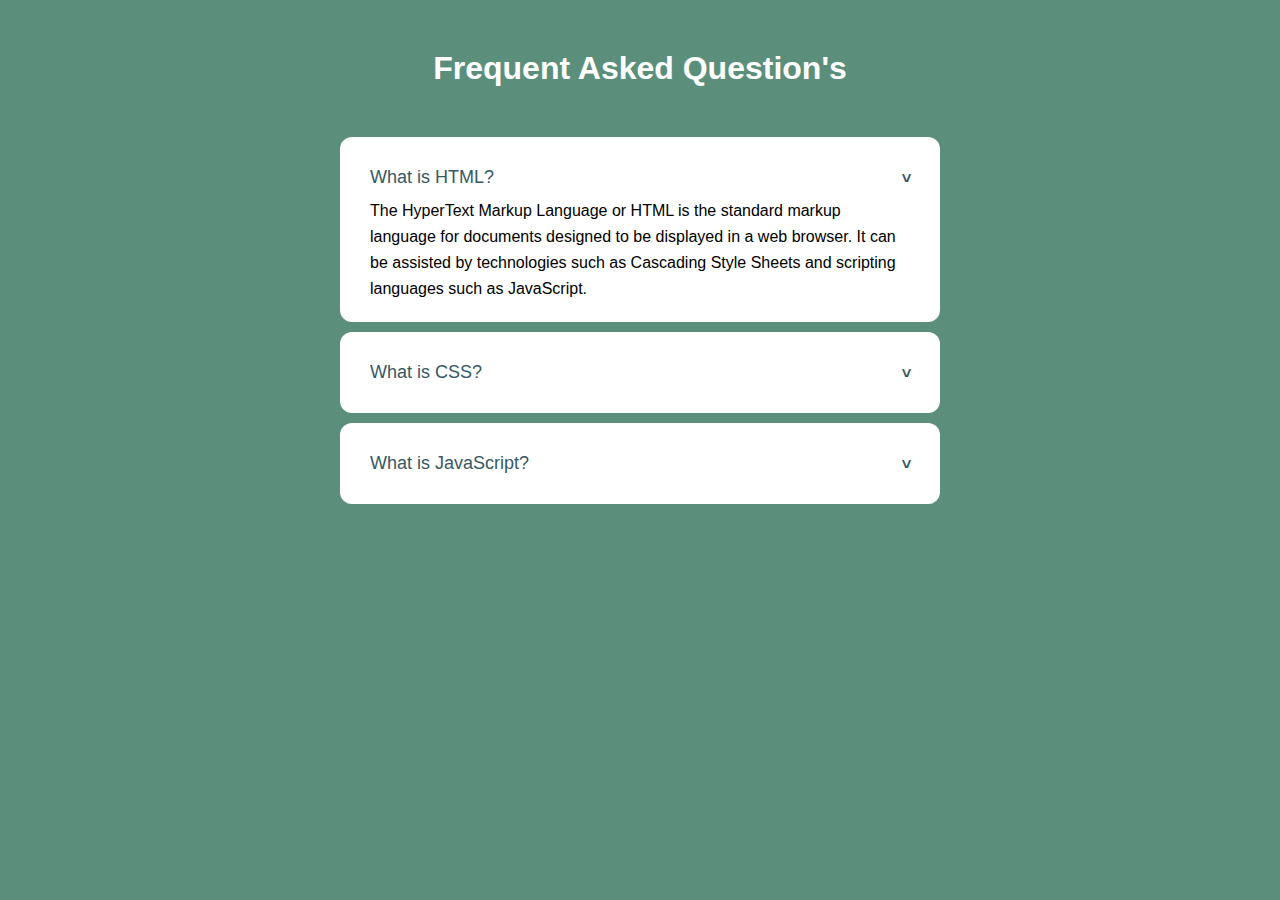
<file: Accordian/accordion-main/index.html>
<!DOCTYPE html>
<html lang="en">
  <head>
    <meta charset="UTF-8" />
    <meta name="viewport" content="width=device-width, initial-scale=1.0" />
    <title>Accordion</title>
    <link rel="stylesheet" href="accordion1.css" />
  </head>
  <body>
    <div id="heading">
      <h1>Frequent Asked Question's</h1>
    </div>
    <ul id="accordion1">
      <li>
        <label for="first">What is HTML? <span>&#x3e</span></label>
        <input type="radio" name="accordion" id="first" checked />
        <div class="content">
          <p>
            The HyperText Markup Language or HTML is the standard markup language for documents designed to be displayed in a web browser. It can be assisted by technologies such as Cascading Style Sheets and scripting languages such as JavaScript.
          </p>
        </div>
      </li>
      <li>
        <label for="second">What is CSS? <span>&#x3e</span></label>
        <input type="radio" name="accordion" id="second" />
        <div class="content">
          <p>
            Cascading Style Sheets is a style sheet language used for describing the presentation of a document written in a markup language such as HTML or XML. CSS is a cornerstone technology of the World Wide Web, alongside HTML and JavaScript.
          </p>
        </div>
      </li>
      <li>
        <label for="third">What is JavaScript? <span>&#x3e</span></label>
        <input type="radio" name="accordion" id="third" />
        <div class="content">
          <p>
            JavaScript, often abbreviated JS, is a programming language that is one of the core technologies of the World Wide Web, alongside HTML and CSS. As of 2022, 98% of websites use JavaScript on the client side for web page behavior, often incorporating third-party libraries.
          </p>
        </div>
      </li>
    </ul>
  </body>
</html>
</file>
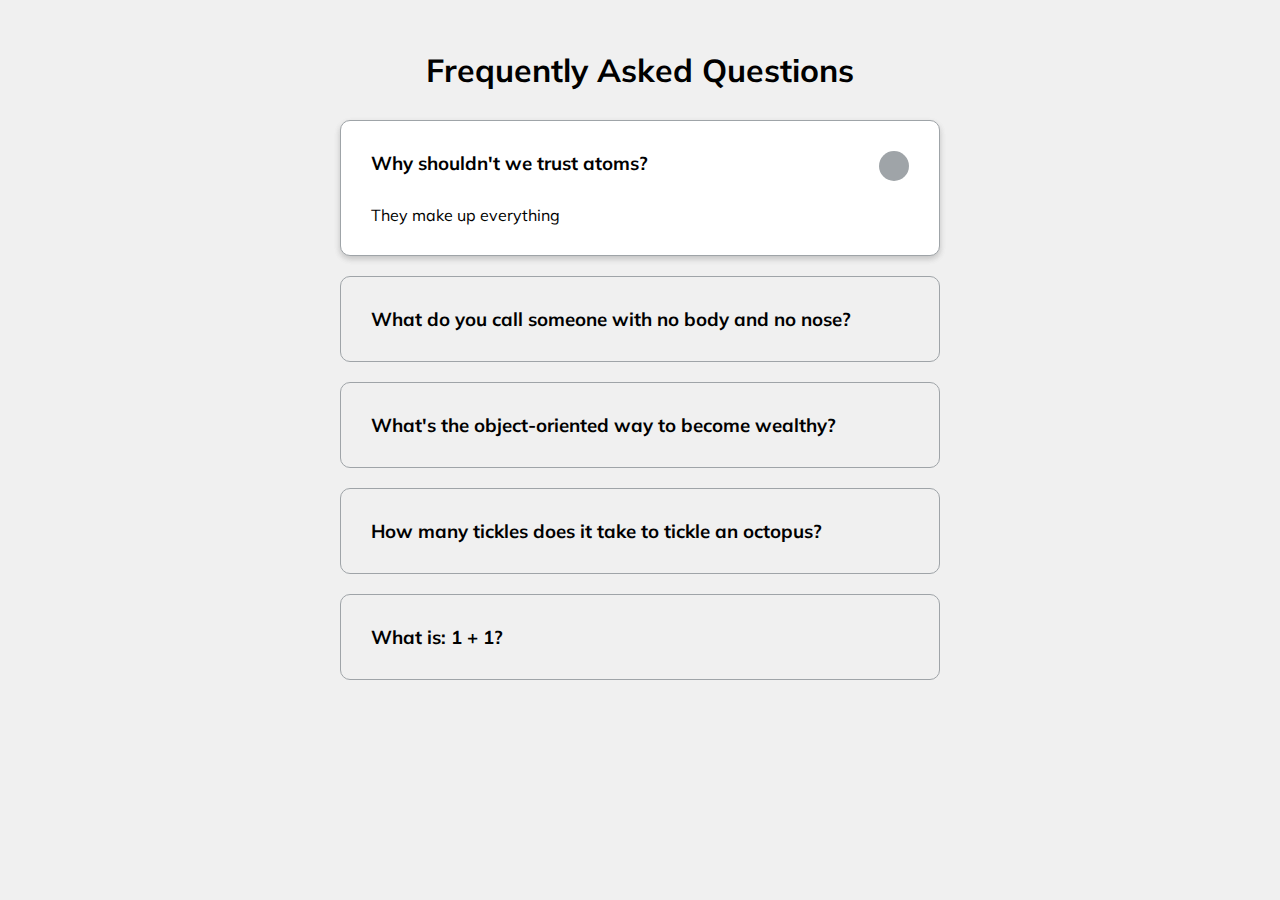
<file: Accordian/faq-collapse/index.html>
<!DOCTYPE html>
<html lang="en">
  <head>
    <meta charset="UTF-8" />
    <meta name="viewport" content="width=device-width, initial-scale=1.0" />
    <link rel="stylesheet" href="https://cdnjs.cloudflare.com/ajax/libs/font-awesome/5.14.0/css/all.min.css" integrity="sha512-1PKOgIY59xJ8Co8+NE6FZ+LOAZKjy+KY8iq0G4B3CyeY6wYHN3yt9PW0XpSriVlkMXe40PTKnXrLnZ9+fkDaog==" crossorigin="anonymous" />
    <link rel="stylesheet" href="style.css" />
    <title>FAQ</title>
  </head>
  <body>
    <h1>Frequently Asked Questions</h1>
    <div class="faq-container">
      <div class="faq active">
        <h3 class="faq-title">
          Why shouldn't we trust atoms?
        </h3>

        <p class="faq-text">
          They make up everything
        </p>

        <button class="faq-toggle">
          <i class="fas fa-chevron-down"></i>
          <i class="fas fa-times"></i>
        </button>
      </div>

      <div class="faq">
        <h3 class="faq-title">
          What do you call someone with no body and no nose?
        </h3>
        <p class="faq-text">
          Nobody knows.
        </p>
        <button class="faq-toggle">
          <i class="fas fa-chevron-down"></i>
          <i class="fas fa-times"></i>
        </button>
      </div>
      
      <div class="faq">
        <h3 class="faq-title">
          What's the object-oriented way to become wealthy?
        </h3>
        <p class="faq-text">
          Inheritance.
        </p>
        <button class="faq-toggle">
          <i class="fas fa-chevron-down"></i>
          <i class="fas fa-times"></i>
        </button>
      </div>
      
      <div class="faq">
        <h3 class="faq-title">
          How many tickles does it take to tickle an octopus?
        </h3>
        <p class="faq-text">
          Ten-tickles!
        </p>
        <button class="faq-toggle">
          <i class="fas fa-chevron-down"></i>
          <i class="fas fa-times"></i>
        </button>
      </div>
      
      <div class="faq">
        <h3 class="faq-title">
          What is: 1 + 1?
        </h3>
        <p class="faq-text">
          Depends on who are you asking.
        </p>
        <button class="faq-toggle">
          <i class="fas fa-chevron-down"></i>
          <i class="fas fa-times"></i>
        </button>
      </div>
    </div>
    <script src="script.js"></script>
  </body>
</html>
</file>
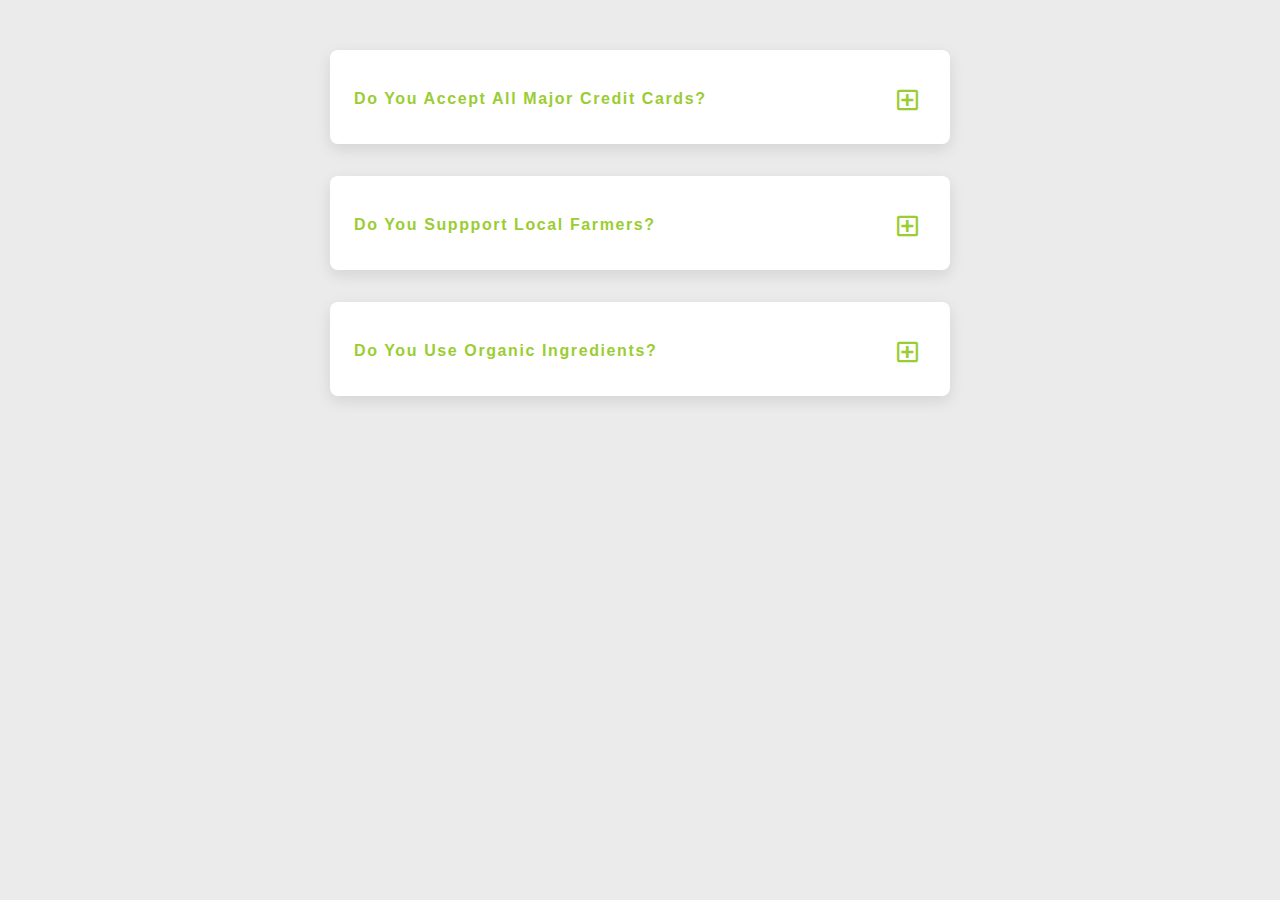
<file: Accordian/q-and-a-section/index.html>
<!DOCTYPE html>
<html lang="en">
  <head>
    <meta charset="UTF-8" />
    <meta name="viewport" content="width=device-width, initial-scale=1.0" />
    <title>Q & A</title>
    <!-- font-awesome -->
    <link rel="stylesheet" href="https://cdnjs.cloudflare.com/ajax/libs/font-awesome/5.14.0/css/all.min.css" />

    <link rel="stylesheet" href="styles.css" />
  </head>
  <body>
      <section class="questions">
        <!-- questions -->
        <div class="section-center">
          <!-- single question -->
          <article class="question">
            <!-- question title -->
            <div class="question-title">
              <p>do you accept all major credit cards?</p>
              <button type="button" class="question-btn">
                <span class="plus-icon">
                  <i class="far fa-plus-square"></i>
                </span>
                <span class="minus-icon">
                  <i class="far fa-minus-square"></i>
                </span>
              </button>
            </div>
            <!-- question text -->
            <div class="question-text">
              <p>
                Lorem ipsum dolor sit amet, consectetur adipisicing elit. Est
                dolore illo dolores quia nemo doloribus quaerat, magni numquam
                repellat reprehenderit.
              </p>
            </div>
          </article>
          <!-- end of single question -->
          <!-- single question -->
          <article class="question">
            <!-- question title -->
            <div class="question-title">
              <p>do you suppport local farmers?</p>
              <button type="button" class="question-btn">
                <span class="plus-icon">
                  <i class="far fa-plus-square"></i>
                </span>
                <span class="minus-icon">
                  <i class="far fa-minus-square"></i>
                </span>
              </button>
            </div>
            <!-- question text -->
            <div class="question-text">
              <p>
                Lorem ipsum dolor sit amet, consectetur adipisicing elit. Est
                dolore illo dolores quia nemo doloribus quaerat, magni numquam
                repellat reprehenderit.
              </p>
            </div>
          </article>
          <!-- end of single question -->
          <!-- single question -->
          <article class="question">
            <!-- question title -->
            <div class="question-title">
              <p>do you use organic ingredients?</p>
              <!-- button -->
              <button type="button" class="question-btn">
                <span class="plus-icon">
                  <i class="far fa-plus-square"></i>
                </span>
                <span class="minus-icon">
                  <i class="far fa-minus-square"></i>
                </span>
              </button>
            </div>
            <!-- question text -->
            <div class="question-text">
              <p>
                Lorem ipsum dolor sit amet consectetur adipisicing elit. Saepe, obcaecati. Esse maxime doloremque, libero, repellat quae debitis quis illo ab odio vero iste molestias accusantium expedita dolorum ipsam officia nesciunt?.
              </p>
            </div>
          </article>
          <!-- end of single question -->
      </section>
    </main>
    <!-- javascript -->
    <script src="app.js"></script>
  </body>
</html>
</file>
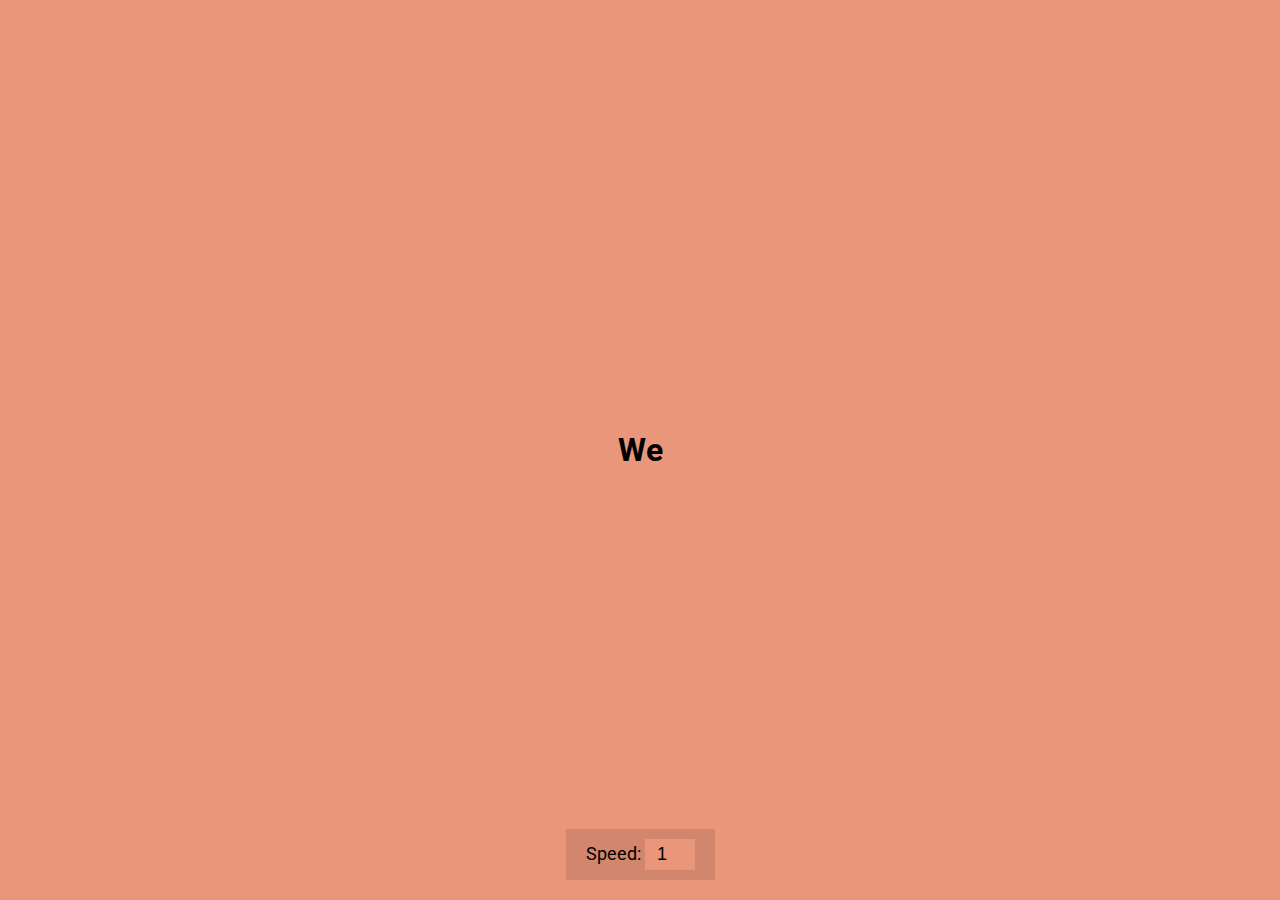
<file: AutoText/auto-text-effect/index.html>
<!DOCTYPE html>
<html lang="en">
  <head>
    <meta charset="UTF-8" />
    <meta name="viewport" content="width=device-width, initial-scale=1.0" />
    <link rel="stylesheet" href="style.css" />
    <title>Auto Text Effect</title>
  </head>
  <body>
    <h1 id="text">Starting...</h1>

    <div>
      <label for="speed">Speed:</label>
      <input type="number" name="speed" id="speed" value="1" min="1" max="10" step="1">
    </div>

    <script src="script.js"></script>
  </body>
</html>
</file>
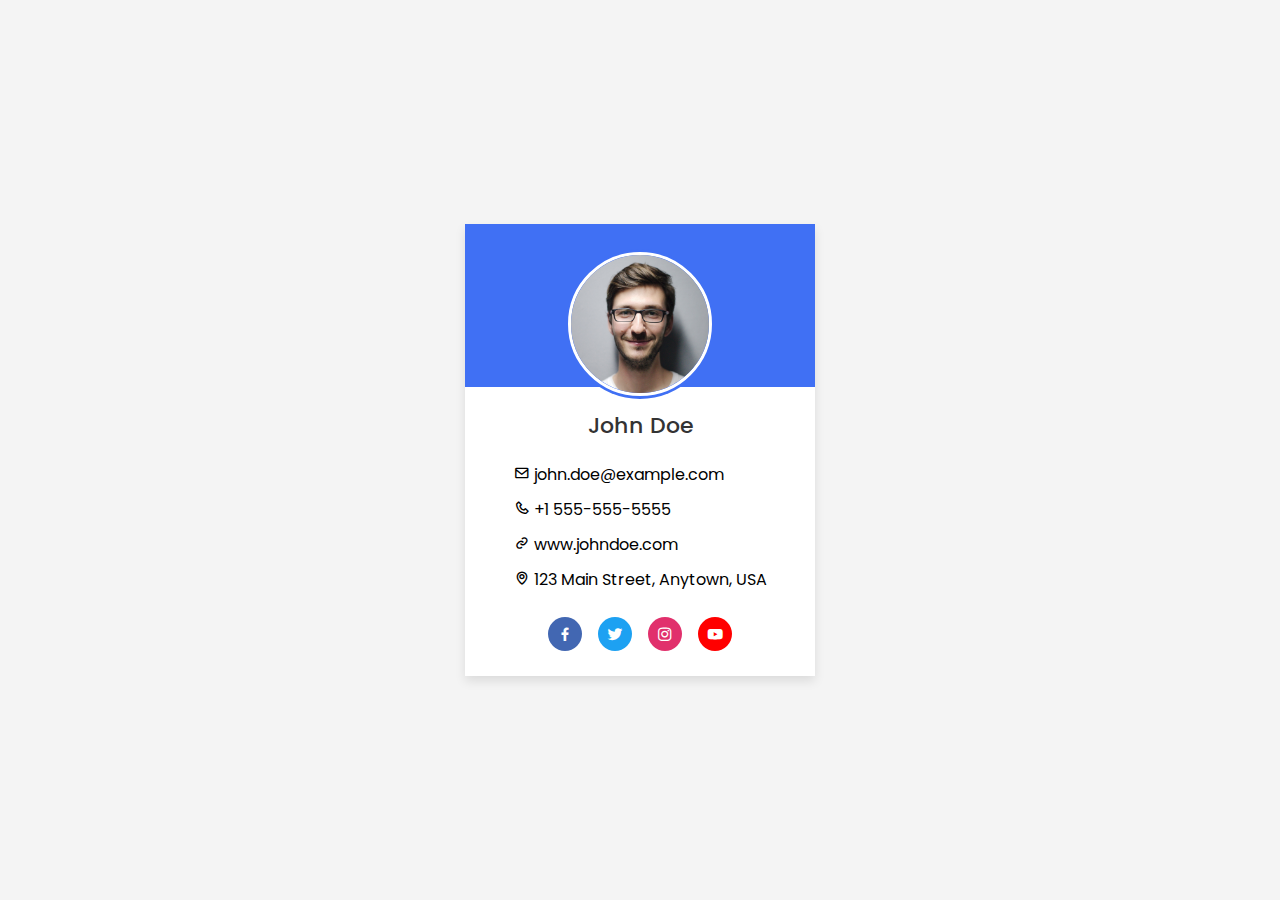
<file: Cards/project-13_profile_card/index.html>
<!DOCTYPE html>
<html lang="en">
  <head>
    <meta charset="UTF-8" />
    <meta name="viewport" content="width=device-width, initial-scale=1.0" />
    <link rel="stylesheet" href="css/index.css" />
    <title>User Profile</title>
    <link
      href="https://unpkg.com/boxicons@2.1.2/css/boxicons.min.css"
      rel="stylesheet"
    />
  </head>
  <body>
    <div class="profile-card">
      <div class="image">
        <img src="img/profile.jpg" alt="" class="profile-img" />
      </div>

      <div class="text-data">
        <span class="name">John Doe</span>
      </div>
      <div class="details">
        <ul>
          <li><i class="bx bx-envelope"></i> john.doe@example.com</li>
          <li><i class="bx bx-phone"></i> +1 555-555-5555</li>
          <li><i class="bx bx-link"></i> www.johndoe.com</li>
          <li><i class="bx bx-map"></i> 123 Main Street, Anytown, USA</li>
        </ul>
      </div>
      <div class="media-buttons">
        <a href="#" style="background: #4267b2" class="link">
          <i class="bx bxl-facebook"></i>
        </a>
        <a href="#" style="background: #1da1f2" class="link">
          <i class="bx bxl-twitter"></i>
        </a>
        <a href="#" style="background: #e1306c" class="link">
          <i class="bx bxl-instagram"></i>
        </a>
        <a href="#" style="background: #ff0000" class="link">
          <i class="bx bxl-youtube"></i>
        </a>
      </div>
    </div>
  </body>
</html>
</file>
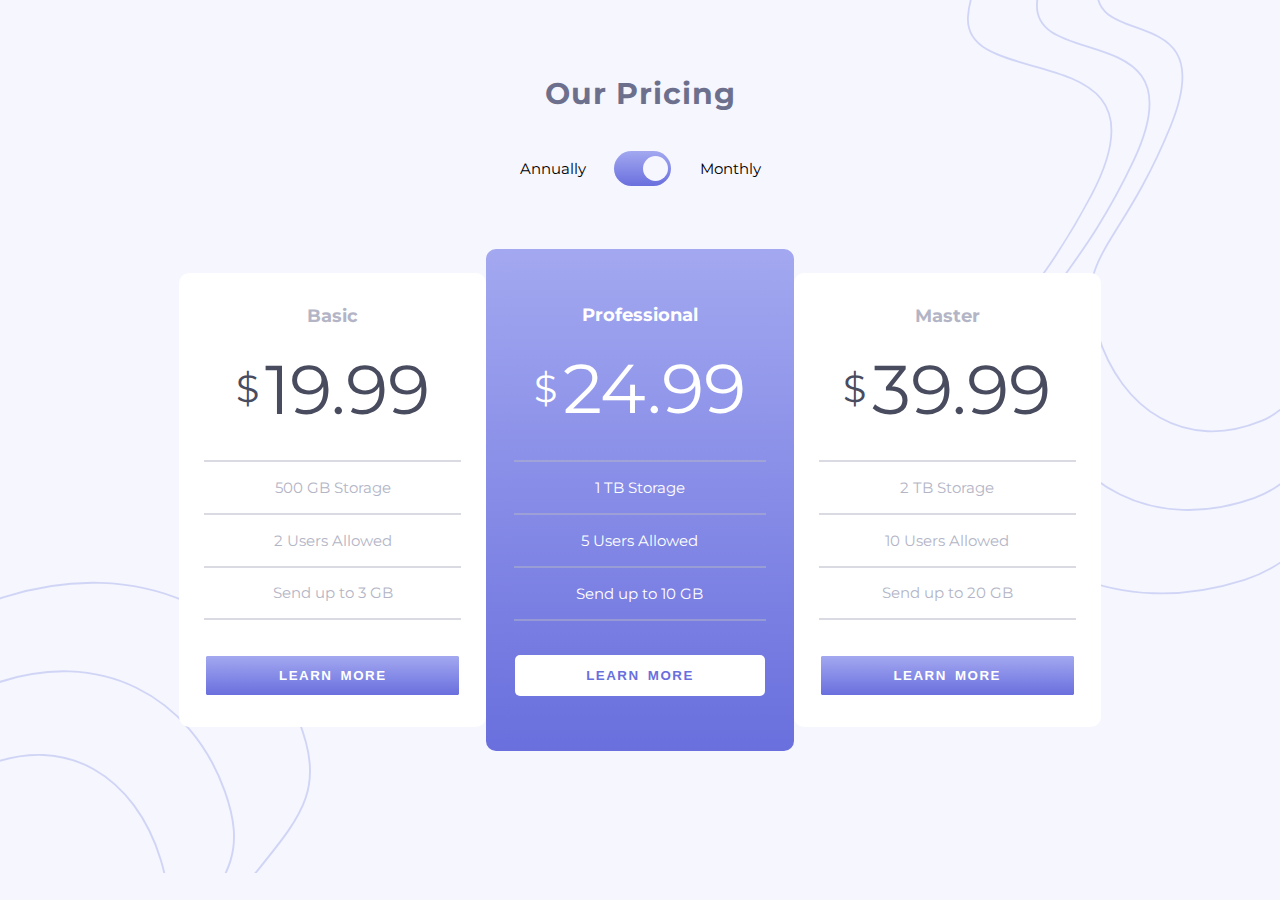
<file: Cards/project-16_pricing_component/index.html>
<!DOCTYPE html>
<html lang="en">

<head>
  <meta charset="UTF-8">
  <meta name="description" content="Frontend Mentor - Pricing Component With Toggle">
  <meta name="keywords" content="Pricing Component With Toggle, Frontend Mentor">
  <meta name="viewport" content="width=device-width, initial-scale=1.0">
  <link rel="icon" type="image/png" sizes="32x32" href="images/favicon-32x32.png">
  <link rel="stylesheet" href="styles.css">
  <title>Pricing Component With Toggle</title>

</head>

<body>
  <header>
    <h1> Our Pricing</h1>
    <nav>
      <p>Annually</p>
      <button class="toggle-area monthly">
        <div class="toggle-btn"></div>
      </button>
      <p>Monthly</p>
    </nav>
  </header>
  <main>
    <section class="pricing-container">
      <!-- Container 1 -->
      <article class="pricing container-1">
        <h2>Basic</h2>
        <p class="price-1"><span class="dollar-sign">&dollar;</span>19.99</p>
        <ul>
          <hr>
          <li> 500 GB Storage</li>
          <hr>
          <li> 2 Users Allowed</li>
          <hr>
          <li> Send up to 3 GB</li>
          <hr>
        </ul>
        <button>Learn more</button>
      </article>
      <!-- Container 2 -->
      <article class="pricing container-2">
        <h2>Professional</h2>
        <p class="price-2"> <span class="dollar-sign">&dollar;</span>24.99</p>
        <ul>
          <hr>
          <li> 1 TB Storage</li>
          <hr>
          <li> 5 Users Allowed</li>
          <hr>
          <li> Send up to 10 GB</li>
          <hr>
        </ul>
        <button>Learn more</button>
      </article>
      <!-- Container 3 -->
      <article class="pricing container-3">
        <h2>Master</h2>
        <p class="price-3"><span class="dollar-sign">&dollar;</span>39.99</p>
        <ul>
          <hr>
          <li> 2 TB Storage</li>
          <hr>
          <li>10 Users Allowed</li>
          <hr>
          <li> Send up to 20 GB</li>
          <hr>
        </ul>
        <button>Learn more</button>
      </article>
    </section>
  </main>

  <script src="app.js"></script>

</body>

</html>
</file>
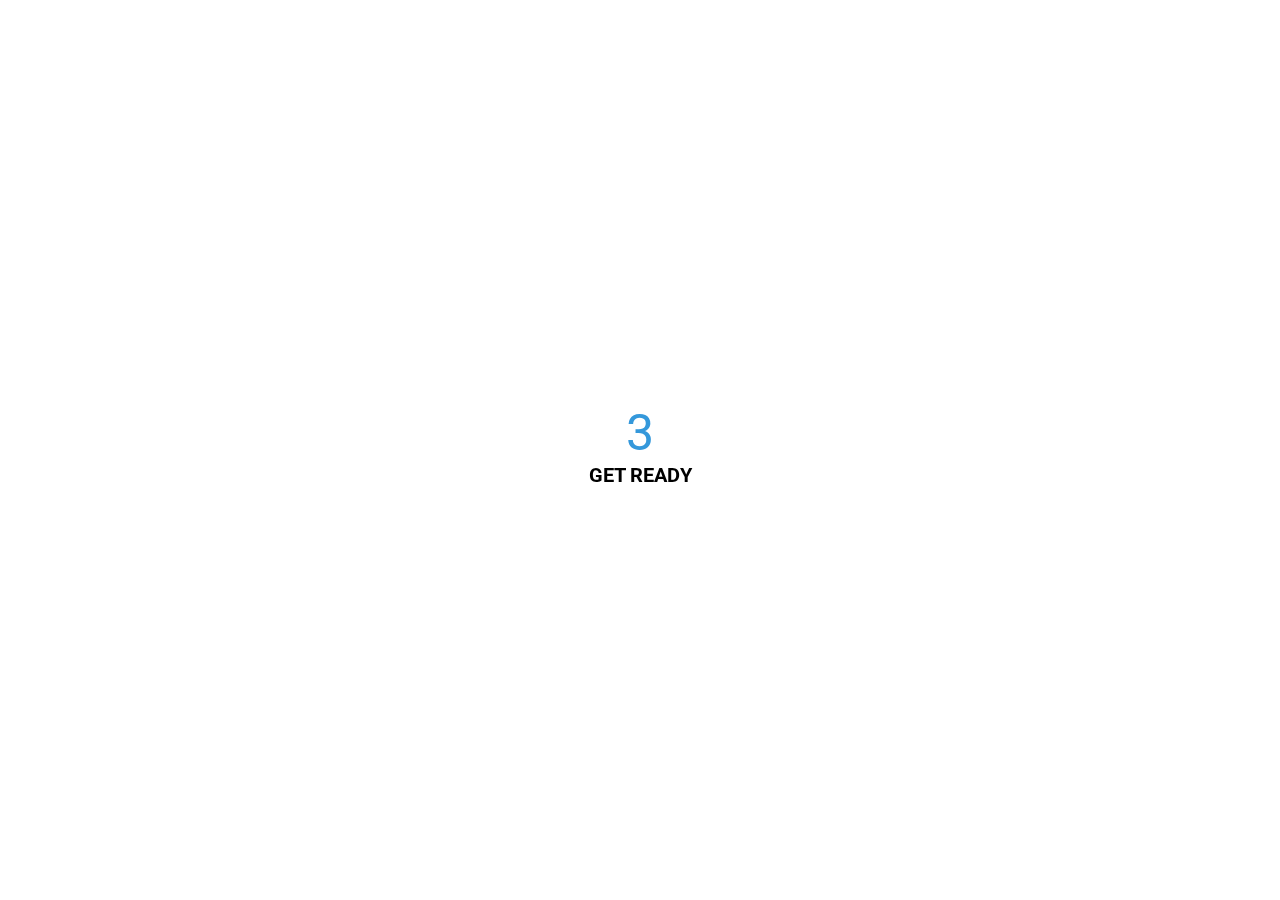
<file: CountDown_Timer/animated-countdown/index.html>
<!DOCTYPE html>
<html lang="en">
  <head>
    <meta charset="UTF-8" />
    <meta name="viewport" content="width=device-width, initial-scale=1.0" />
    <link rel="stylesheet" href="style.css" />
    <title>Animated Countdown</title>
  </head>
  <body>
    <div class="counter">
      <div class="nums">
        <span class="in">3</span>
        <span>2</span>
        <span>1</span>
        <span>0</span>
      </div>
      <h4>Get Ready</h4>
    </div>

    <div class="final">
      <h1>GO</h1>
      <button id="replay">
        <span>Replay</span>
      </button>
    </div>
    <script src="script.js"></script>
  </body>
</html>
</file>
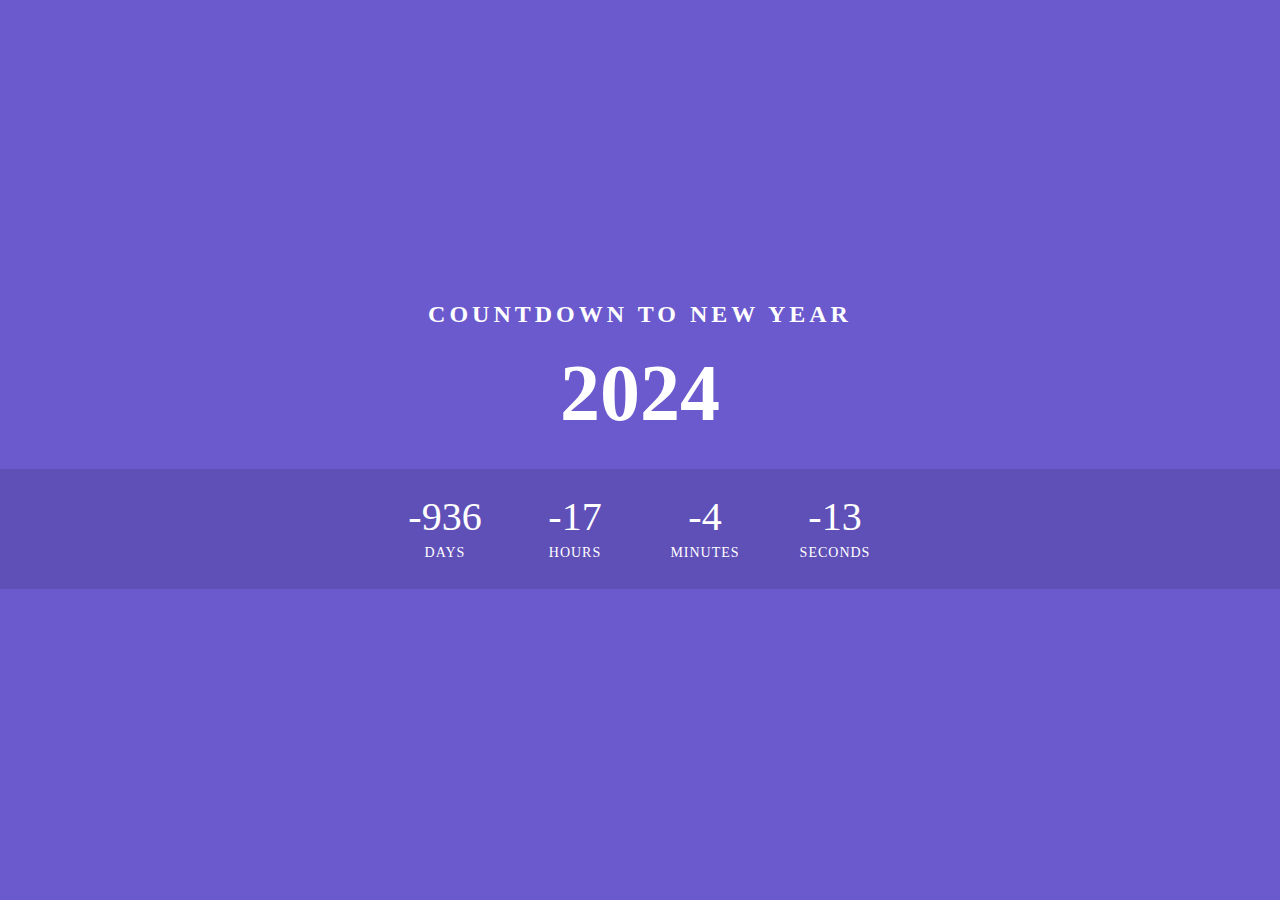
<file: CountDown_Timer/new-year-countdown/index.html>
<!DOCTYPE html>
<html lang="en">
  <head>
    <meta charset="UTF-8" />
    <meta http-equiv="X-UA-Compatible" content="IE=edge" />
    <meta name="viewport" content="width=device-width, initial-scale=1.0" />
    <title>New Year Countdown</title>
    <link rel="stylesheet" href="style.css" />
  </head>
  <body>
    <h2>Countdown to New Year</h2>
    <div class="year">2024</div>
    <div class="countdown">
      <div id="day">00</div>
      <div id="hour">00</div>
      <div id="minute">00</div>
      <div id="second">00</div>
    </div>
    <script src="index.js"></script>
  </body>
</html>
</file>
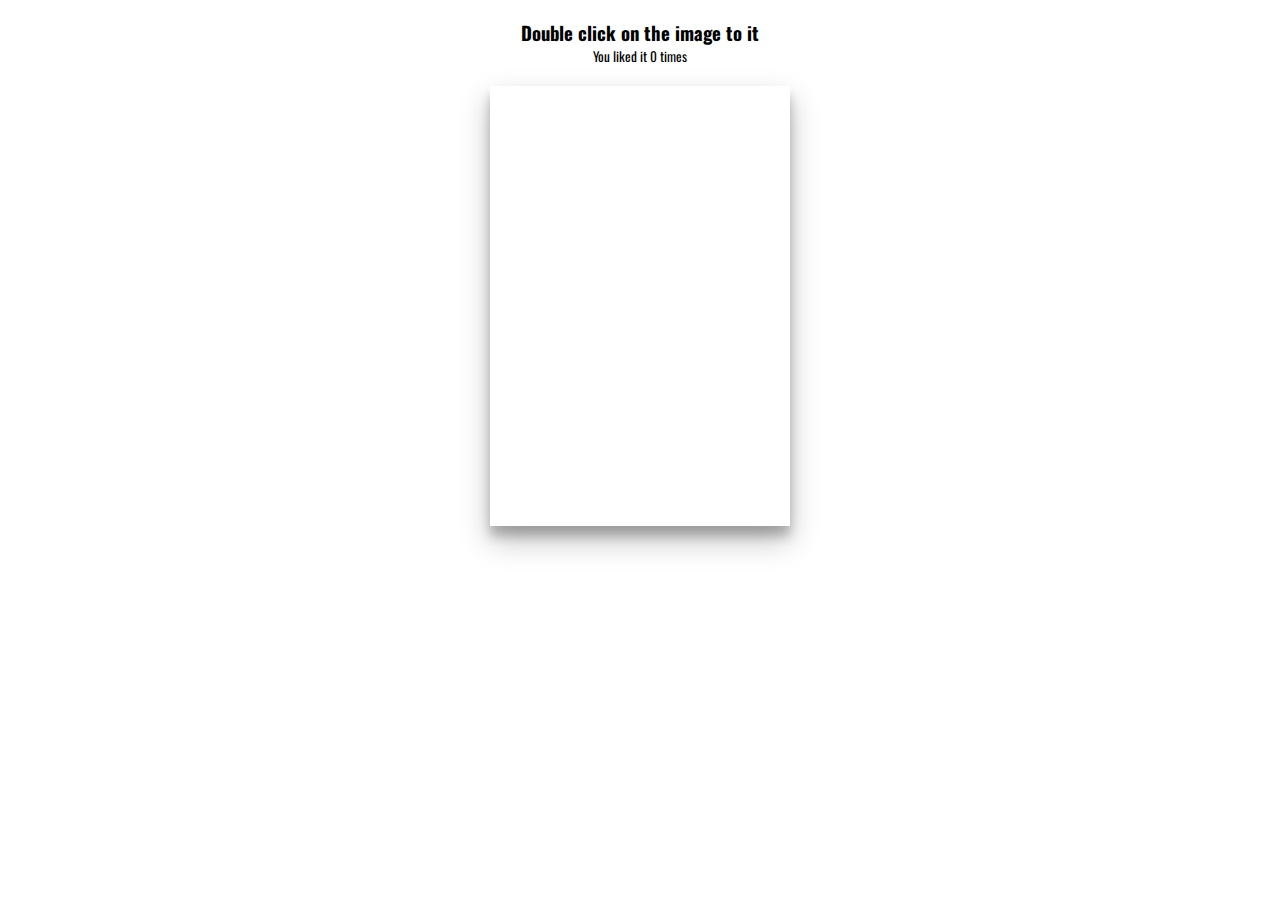
<file: Counter/double-click-heart/index.html>
<!DOCTYPE html>
<html lang="en">
  <head>
    <meta charset="UTF-8" />
    <meta name="viewport" content="width=device-width, initial-scale=1.0" />
    <link rel="stylesheet" href="https://cdnjs.cloudflare.com/ajax/libs/font-awesome/5.14.0/css/all.min.css" integrity="sha512-1PKOgIY59xJ8Co8+NE6FZ+LOAZKjy+KY8iq0G4B3CyeY6wYHN3yt9PW0XpSriVlkMXe40PTKnXrLnZ9+fkDaog==" crossorigin="anonymous" />
    <link rel="stylesheet" href="style.css" />
    <title>Double Click Heart</title>
  </head>
  <body>
    <h3>Double click on the image to <i class="fas fa-heart"></i> it</h3>
    <small>You liked it <span id="times">0</span> times</small>

    <div class="loveMe"></div>

    <script src="script.js"></script>
  </body>
</html>
</file>
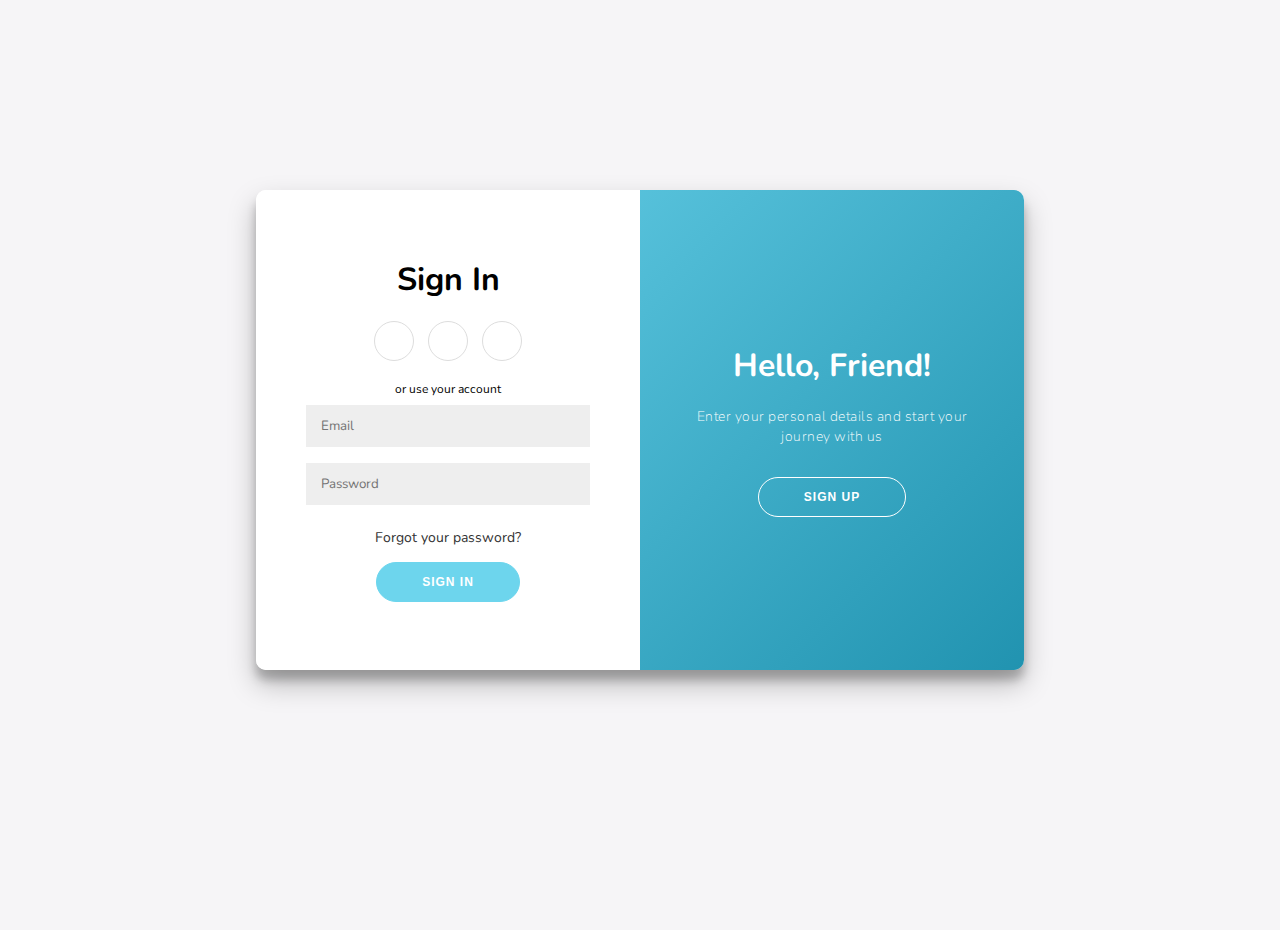
<file: Forms/087-sliding signin signup form/index.html>
<!-- Based on Sliding Sign In & Sign Up Form by Brad Traversy (2019)
see: https://www.youtube.com/watch?v=mUdo6w87rh4 -->

<!DOCTYPE html>
<html lang="en">
  <head>
    <meta charset="UTF-8" />
    <meta name="viewport" content="width=device-width, initial-scale=1.0" />
    <link
      rel="stylesheet"
      href="https://cdnjs.cloudflare.com/ajax/libs/font-awesome/5.15.1/css/all.min.css"
      integrity="sha512-+4zCK9k+qNFUR5X+cKL9EIR+ZOhtIloNl9GIKS57V1MyNsYpYcUrUeQc9vNfzsWfV28IaLL3i96P9sdNyeRssA=="
      crossorigin="anonymous"
    />
    <link rel="stylesheet" href="style.css" />
    <title>Sliding Sign In & Sign Up Form</title>
  </head>
  <body>
    <div class="container" id="container">
      <div class="form-container sign-up-container">
        <form>
          <h1>Sign Up</h1>
          <div class="social-container">
            <a href="#" class="social"><i class="fab fa-instagram"></i></a>
            <a href="#" class="social"><i class="fab fa-google"></i></a>
            <a href="#" class="social"><i class="fab fa-tiktok"></i></a>
          </div>
          <span>or use your email for registration</span>
          <input type="text" placeholder="Name" />
          <input type="email" placeholder="Email" />
          <input type="password" placeholder="Password" />
          <button onclick="return false;">Sign Up</button>
        </form>
      </div>
      <div class="form-container sign-in-container">
        <form>
          <h1>Sign In</h1>
          <div class="social-container">
            <a href="#" class="social"><i class="fab fa-instagram"></i></a>
            <a href="#" class="social"><i class="fab fa-google"></i></a>
            <a href="#" class="social"><i class="fab fa-tiktok"></i></a>
          </div>
          <span>or use your account</span>
          <input type="email" placeholder="Email" />
          <input type="password" placeholder="Password" />
          <a href="#">Forgot your password?</a>
          <button onclick="return false;">Sign In</button>
        </form>
      </div>
      <div class="overlay-container">
        <div class="overlay">
          <div class="overlay-panel overlay-left">
            <h1>Welcome Back!</h1>
            <p>Please login with your personal info</p>
            <button class="ghost" id="signIn">Sign In</button>
          </div>
          <div class="overlay-panel overlay-right">
            <h1>Hello, Friend!</h1>
            <p>Enter your personal details and start your journey with us</p>
            <button class="ghost" id="signUp">Sign Up</button>
          </div>
        </div>
      </div>
    </div>
    <script src="script.js"></script>
  </body>
</html>
</file>
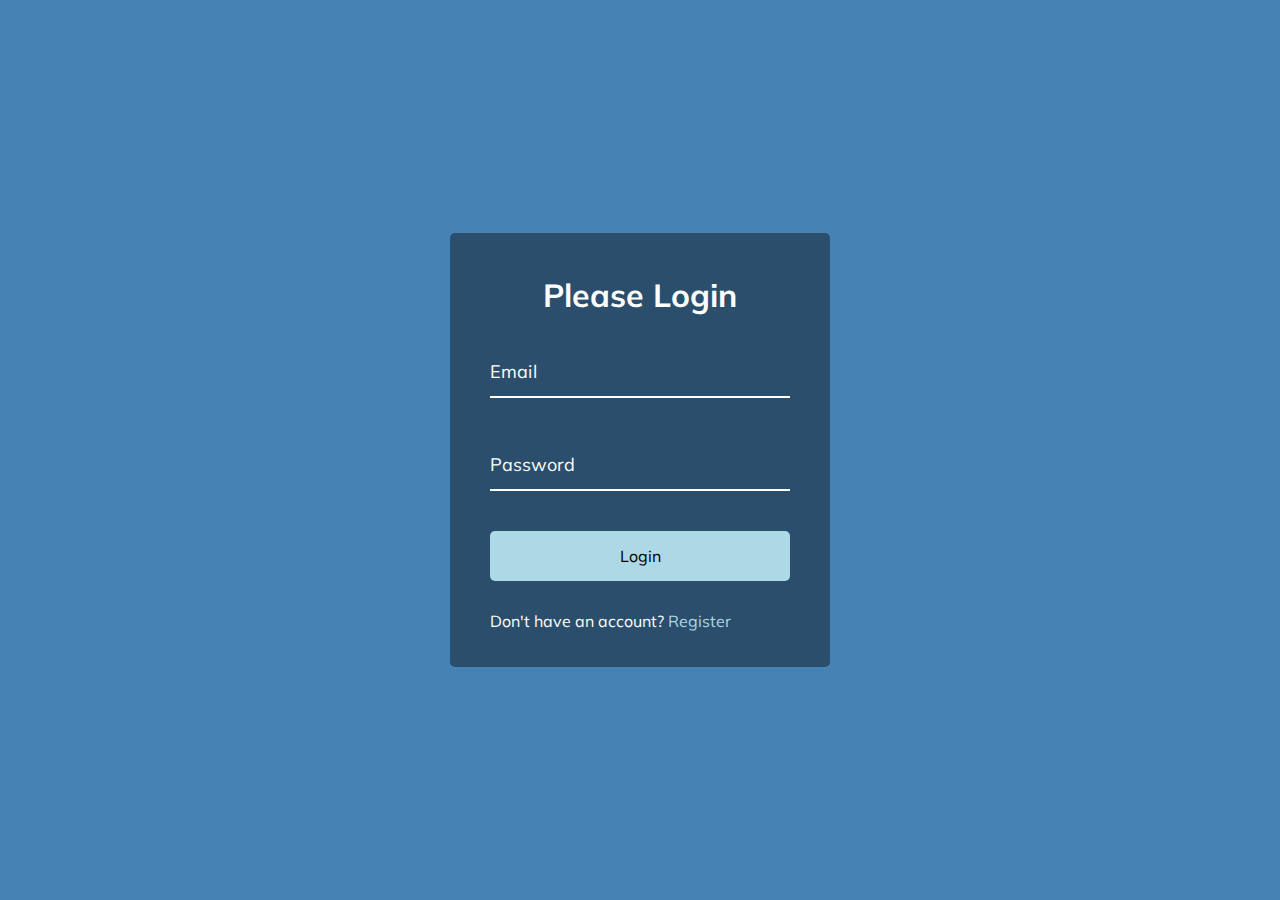
<file: Forms/form-input-wave/index.html>
<!DOCTYPE html>
<html lang="en">
  <head>
    <meta charset="UTF-8" />
    <meta name="viewport" content="width=device-width, initial-scale=1.0" />
    <link rel="stylesheet" href="style.css" />
    <title>Form Input Wave</title>
  </head>
  <body>
    <div class="container-Wave1">
      <h1>Please Login</h1>
      <form>
        <div class="form-control-Wave1">
          <input type="text-Wave1" required>
          <label>Email</label>
          <!-- <label>
            <span style="transition-delay: 0ms">E</span>
              <span style="transition-delay: 50ms">m</span>
              <span style="transition-delay: 100ms">a</span>
              <span style="transition-delay: 150ms">i</span>
              <span style="transition-delay: 200ms">l</span>
        </label> -->
        </div>

        <div class="form-control-Wave1">
          <input type="password" required>
          <label>Password</label>
        </div>

        <button class="btn">Login</button>

        <p class="text-Wave1">Don't have an account? <a href="#">Register</a> </p>
      </form>
    </div>
    <script src="script.js"></script>
  </body>
</html>
</file>
<file: Accordian/accordion-main/accordion1.css>
* {
  margin: 0;
  padding: 0;
  box-sizing: border-box;
  font-family: "Poppins", sans-serif;
}
body {
  background: #5b8f7c;
}
#heading {
  color: #fff;
  display: grid;
  place-items: center;
  margin: 50px auto;
}
#accordion1 {
  margin: 10px auto;
  width: 600px;
}
#accordion1 li {
  list-style: none;
  width: 100%;
  margin-bottom: 10px;
  background: #fff;
  padding: 20px;
  border-radius: 12px;
}
#accordion1 li label {
  padding: 10px;
  display: flex;
  align-items: center;
  justify-content: space-between;
  font-size: 18px;
  font-weight: 500;
  cursor: pointer;
  color: #365865;
}
#accordion1 li label span {
  transform: rotate(90deg);
  font-size: 16px;
  font-weight: 600;
  color: #365865;
}
#accordion1 label + input[type="radio"] {
  display: none;
}
#accordion1 .content {
  padding: 0 10px;
  line-height: 26px;
  max-height: 0;
  overflow: hidden;
  transition: max-height 1s;
}
#accordion1 label + input[type="radio"]:checked + .content {
  max-height: 400px;
}
</file>
<file: Accordian/faq-collapse/style.css>
@import url('https://fonts.googleapis.com/css?family=Muli&display=swap');

* {
  box-sizing: border-box;
}

body {
  font-family: 'Muli', sans-serif;
  background-color: #f0f0f0;
}

h1 {
  margin: 50px 0 30px;
  text-align: center;
}

.faq-container {
  max-width: 600px;
  margin: 0 auto;
}

.faq {
  background-color: transparent;
  border: 1px solid #9fa4a8;
  border-radius: 10px;
  margin: 20px 0;
  padding: 30px;
  position: relative;
  overflow: hidden;
  transition: 0.3s ease;
}

.faq.active {
  background-color: #fff;
  box-shadow: 0 3px 6px rgba(0, 0, 0, 0.1), 0 3px 6px rgba(0, 0, 0, 0.1);
}

.faq.active::before,
.faq.active::after {
  content: '\f075';
  font-family: 'Font Awesome 5 Free';
  color: #2ecc71;
  font-size: 7rem;
  position: absolute;
  opacity: 0.2;
  top: 20px;
  left: 20px;
  z-index: 0;
}

.faq.active::before {
  color: #3498db;
  top: -10px;
  left: -30px;
  transform: rotateY(180deg);
}

.faq-title {
  margin: 0 35px 0 0;
}

.faq-text {
  display: none;
  margin: 30px 0 0;
}

.faq.active .faq-text {
  display: block;
}

.faq-toggle {
  background-color: transparent;
  border: 0;
  border-radius: 50%;
  cursor: pointer;
  display: flex;
  align-items: center;
  justify-content: center;
  font-size: 16px;
  padding: 0;
  position: absolute;
  top: 30px;
  right: 30px;
  height: 30px;
  width: 30px;
}

.faq-toggle:focus {
  outline: 0;
}

.faq-toggle .fa-times {
  display: none;
}

.faq.active .faq-toggle .fa-times {
  color: #fff;
  display: block;
}

.faq.active .faq-toggle .fa-chevron-down {
  display: none;
}

.faq.active .faq-toggle {
  background-color: #9fa4a8;
}
</file>
<file: Accordian/q-and-a-section/styles.css>
/*
=============== 
Fonts
===============
*/

/*
=============== 
Variables
===============
*/

:root {
  /* dark shades of primary color*/
  --clr-primary-1: hsl(205, 86%, 17%);
  --clr-primary-2: hsl(205, 77%, 27%);
  --clr-primary-3: hsl(205, 72%, 37%);
  --clr-primary-4: hsl(205, 63%, 48%);
  /* primary/main color */
  --clr-primary-5: #49a6e9;
  /* lighter shades of primary color */
  --clr-primary-6: hsl(205, 89%, 70%);
  --clr-primary-7: hsl(205, 90%, 76%);
  --clr-primary-8: hsl(205, 86%, 81%);
  --clr-primary-9: hsl(205, 90%, 88%);
  --clr-primary-10: hsl(205, 100%, 96%);
  /* darkest grey - used for headings */
  --clr-grey-1: hsl(209, 61%, 16%);
  --clr-grey-2: hsl(211, 39%, 23%);
  --clr-grey-3: hsl(209, 34%, 30%);
  --clr-grey-4: hsl(209, 28%, 39%);
  /* grey used for paragraphs */
  --clr-grey-5: hsl(210, 22%, 49%);
  --clr-grey-6: hsl(209, 23%, 60%);
  --clr-grey-7: hsl(211, 27%, 70%);
  --clr-grey-8: hsl(210, 31%, 80%);
  --clr-grey-9: hsl(212, 33%, 89%);
  --clr-grey-10: hsl(210, 36%, 96%);
  --clr-white: #fff;
  --clr-red-dark: hsl(360, 67%, 44%);
  --clr-red-light: hsl(360, 71%, 66%);
  --clr-green-dark: hsl(125, 67%, 44%);
  --clr-green-light: hsl(125, 71%, 66%);
  --clr-gold: #c59d5f;
  --clr-black: #222;
  --ff-primary: "Roboto", sans-serif;
  --ff-secondary: "Open Sans", sans-serif;
  --transition: all 0.3s linear;
  --spacing: 0.25rem;
  --radius: 0.5rem;
  --light-shadow: 0 5px 15px rgba(0, 0, 0, 0.1);
  --dark-shadow: 0 5px 15px rgba(0, 0, 0, 0.2);
  --max-width: 1170px;
  --fixed-width: 620px;
}
/*
=============== 
Global Styles
===============
*/

body {
  margin: 0;
  padding: 0;
  font-family: sans-serif;
  background: #ebebeb;
}

p {
  margin-bottom: 1.25rem;
  color: grey;
}

.section-center {
  width: 90vw;
  margin: 50px auto 0;
  max-width: 620px;
}
.question {
  background: white;
  border-radius: 0.5rem;
  box-shadow: 0 5px 15px rgba(0, 0, 0, 0.1);
  padding: 1.5rem 1.5rem 0 1.5rem;
  margin-bottom: 2rem;
}
.question-title {
  display: flex;
  justify-content: space-between;
  align-items: center;
  text-transform: capitalize;
  padding-bottom: 1rem;
}

.question-title p {
  letter-spacing: 0.1rem;
  color: yellowgreen;
  font-weight: bolder;
}
.question-btn {
  font-size: 1.5rem;
  background: transparent;
  border-color: transparent;
  cursor: pointer;
  color: yellowgreen;
}

.question-text {
  padding: 1rem 0 1.5rem 0;
  border-top: 1px solid grey;
}

/* hide text */
.question-text {
  display: none;
}
.show-text .question-text {
  display: block;
}
.minus-icon {
  display: none;
}
.show-text .minus-icon {
  display: inline;
}
.show-text .plus-icon {
  display: none;
}
</file>
<file: AutoText/auto-text-effect/style.css>
@import url('https://fonts.googleapis.com/css2?family=Roboto:wght@400;700&display=swap');

* {
  box-sizing: border-box;
}

body {
  background-color: darksalmon;
  font-family: 'Roboto', sans-serif;
  display: flex;
  flex-direction: column;
  align-items: center;
  justify-content: center;
  height: 100vh;
  overflow: hidden;
  margin: 0;
}

div {
  position: absolute;
  bottom: 20px;
  background: rgba(0, 0, 0, 0.1);
  padding: 10px 20px;
  font-size: 18px;
}

input {
  width: 50px;
  padding: 5px;
  font-size: 18px;
  background-color: darksalmon;
  border: none;
  text-align: center;
}

input:focus {
  outline: none;
}
</file>
<file: Cards/project-13_profile_card/css/index.css>
/* Google Fonts - Poppins */
@import url("https://fonts.googleapis.com/css2?family=Poppins:wght@300;400;500;600&display=swap");

* {
  margin: 0;
  padding: 0;
  box-sizing: border-box;
  font-family: "Poppins", sans-serif;
}
body {
  height: 100vh;
  display: flex;
  align-items: center;
  justify-content: center;
  background-color: #f4f4f4;
}
.profile-card {
  display: flex;
  flex-direction: column;
  align-items: center;
  max-width: 350px;
  width: 100%;
  background: #fff;
  padding: 25px;
  box-shadow: 0 5px 10px rgba(0, 0, 0, 0.1);
  position: relative;
}
.profile-card::before {
  content: "";
  position: absolute;
  top: 0;
  left: 0;
  height: 36%;
  width: 100%;
  background-color: #4070f4;
}
.profile-card .image {
  position: relative;
  height: 150px;
  width: 150px;
  border-radius: 50%;
  background-color: #4070f4;
  padding: 3px;
  margin-bottom: 10px;
}
.profile-card .image .profile-img {
  height: 100%;
  width: 100%;
  object-fit: cover;
  border-radius: 50%;
  border: 3px solid #fff;
}
.profile-card .text-data {
  display: flex;
  flex-direction: column;
  align-items: center;
  color: #333;
  margin-bottom: 20px;
}
.profile-card .text-data .name {
  font-size: 22px;
  font-weight: 500;
}
.profile-card ul {
  list-style: none;
}
.profile-card ul li {
  margin-bottom: 10px;
}
.profile-card .media-buttons {
  display: flex;
  align-items: center;
  margin-top: 15px;
}
.profile-card .media-buttons .link {
  display: flex;
  align-items: center;
  justify-content: center;
  color: #fff;
  font-size: 18px;
  height: 34px;
  width: 34px;
  border-radius: 50%;
  margin: 0 8px;
  background-color: #4070f4;
  text-decoration: none;
}
</file>
<file: Cards/project-16_pricing_component/styles.css>
@import url("https://fonts.googleapis.com/css2?family=Montserrat:wght@700&display=swap");

:root {
  --gradient: hsl(236, 72%, 79%), hsl(237, 63%, 64%);
  --purple: hsl(237, 63%, 64%);
  --very-light-grayish-blue: hsl(240, 78%, 98%);
  --light-grayish-blue: hsl(234, 14%, 74%);
  --grayish-blue: hsl(233, 13%, 49%);
  --dark-grayish-blue: hsl(232, 13%, 33%);
  --white: white;
  --body-font: "Montserrat", sans-serif;
  --transition: all ease-in-out 0.3s;
}

* {
  margin: 0;
  padding: 0;
}

html {
  font-size: 15px;
}

body {
  -ms-overflow-style: none; /* for Internet Explorer, Edge */
  scrollbar-width: none; /* for Firefox */
  overflow-y: scroll;
  box-sizing: border-box;
  font-family: var(--body-font);
  background-color: var(--very-light-grayish-blue);
  background-image: url("images/bg-top.svg"), url("images/bg-bottom.svg");
  background-repeat: no-repeat, no-repeat;
  background-size: 26.5%, 26.5%;
  background-position:
    top 0 right -1rem,
    bottom -4.7rem left -1.9rem;
}

body::-webkit-scrollbar {
  display: none; /* for Chrome, Safari, and Opera */
}

main {
  width: 100%;
  margin: 0 auto;
  text-align: center;
  margin-top: 5rem;
  margin-bottom: 5rem;
}

h1 {
  color: var(--grayish-blue);
  font-size: 2rem;
  font-weight: 700;
  letter-spacing: 1px;
}
header {
  display: flex;
  flex-direction: column;
  margin: 0 auto;
  justify-content: center;
  align-items: center;
  padding: 5rem;
  padding-bottom: 0;
  gap: 2.6rem;
}
/* Toggle Section */
nav {
  display: inline-flex;
  flex-direction: row;
  gap: 1.9rem;
  align-items: center;
}

.toggle-area {
  border: none;
  position: relative;
  display: inline-flex;
  align-items: center;
  cursor: pointer;
  width: 3.8rem;
  height: 2.3rem;
  border-radius: 25px;
  background: linear-gradient(var(--gradient));
}

.toggle-btn {
  cursor: pointer;
  position: relative;
  width: 1.7rem;
  height: 1.7rem;
  margin: 5%;
  border-radius: 50%;
  background-color: var(--very-light-grayish-blue);
}

.toggle-area.monthly {
  justify-content: flex-end;
  align-content: flex-end;
}

.toggle-area.anually {
  justify-content: flex-start;
  align-content: flex-start;
}

.toggle-section p {
  color: var(--light-grayish-blue);
}

/* Pricing Section */

.pricing-container {
  display: grid;
  width: 72%;
  grid-template-columns: repeat(3, 1fr);
  margin: 0 auto;
  margin-top: 5.8rem;
  max-width: 1440px;
}

.pricing {
  display: grid;
  grid-template-columns: 1fr;
  align-items: center;
  border-radius: 10px;
  padding: 2.1rem 0.8rem;
}

.container-2 {
  background: linear-gradient(var(--gradient));
  color: var(--white);
  margin-top: -1.6rem;
  margin-bottom: -1.6rem;
  padding: 3rem 1rem;
}
.container-1,
.container-3 {
  background-color: var(--white);
  gap: 1.3rem;
}

.pricing h2 {
  font-size: 1.23rem;
  font-weight: 700;
}

.container-1 h2,
.container-1 li,
.container-3 h2,
.container-3 li {
  color: var(--light-grayish-blue);
}
.pricing p {
  display: flex;
  align-items: center;
  gap: 6px;
  margin: 0 auto;
  font-size: 4.6rem;
}

.dollar-sign {
  font-size: 2.5rem;
}

.container-1 p,
.container-3 p {
  color: var(--dark-grayish-blue);
}

hr {
  width: 90%;
  border-width: 0.5px;
  margin: 0 auto;
  border-color: transparent;
  border-color: var(--light-grayish-blue);
  border-style: solid;
  opacity: 0.5;
}
.pricing ul {
  list-style: none;
  margin-top: 10px;
}

.pricing ul li {
  padding: 1.06rem;
}

.pricing button {
  cursor: pointer;
  width: 90%;
  margin: 0 auto;
  margin-top: 1rem;
  border-radius: 5px;
  border-color: transparent;
  border-style: solid;
  border-width: 1px;
  padding: 0.8rem;
  text-transform: uppercase;
  letter-spacing: 1.5px;
  word-spacing: 3px;
  font-weight: 700;
  text-align: center;
}

.container-2 button {
  color: var(--purple);
  background-color: var(--white);
  transition: var(--transition);
}
.container-1 button,
.container-3 button {
  color: var(--white);
  background: linear-gradient(var(--gradient));
  background-repeat: no-repeat;
  transition: background ease-in-out 0.3s;
  transition: color ease-in-out 0.3s;
}

@media (hover: hover) {
  .container-1 button:hover,
  .container-3 button:hover {
    background: transparent;
    border-color: var(--light-grayish-blue);
    color: var(--purple);
    border-width: 1px;
    transition: background ease-in-out 0.3s;
    transition: color ease-in-out 0.3s;
  }
  .container-2 button:hover {
    background-color: transparent;
    border-color: var(--white);
    color: var(--white);
    border-width: 1px;
    transition: var(--transition);
  }
}

@media screen and (max-width: 1025px) {
  .pricing-container {
    width: 50%;
    grid-template-columns: 1fr;
    margin-top: 5.8rem;
    gap: 5rem;
  }

  .container-2 {
    margin-top: initial;
    margin-bottom: initial;
  }
  .container-2 ul li {
    padding: 1.06rem;
  }

  .container-2 h2 {
    padding-top: initial;
  }
  .container-2 p {
    margin-top: initial;
  }
}

@media screen and (max-width: 800px) {
  body {
    background-size: 80%, 26.5%;
    background-position:
      top 0 right -10rem,
      bottom -4.7rem left -1.9rem;
  }
  .pricing-container {
    width: 60%;
  }
}

@media screen and (max-width: 600px) {
  .pricing-container {
    width: 90%;
  }
}
</file>
<file: CountDown_Timer/animated-countdown/style.css>
@import url('https://fonts.googleapis.com/css2?family=Roboto:wght@400;700&display=swap');

* {
  box-sizing: border-box;
}

body {
  font-family: 'Roboto', sans-serif;
  margin: 0;
  height: 100vh;
  overflow: hidden;
}

h4 {
  font-size: 20px;
  margin: 5px;
  text-transform: uppercase;
}

.counter {
  position: fixed;
  top: 50%;
  left: 50%;
  transform: translate(-50%, -50%);
  text-align: center;
}

.counter.hide {
  transform: translate(-50%, -50%) scale(0);
  animation: hide 0.2s ease-out;
}

@keyframes hide {
  0% {
    transform: translate(-50%, -50%) scale(1);
  }

  100% {
    transform: translate(-50%, -50%) scale(0);
  }
}

.final {
  position: fixed;
  top: 50%;
  left: 50%;
  transform: translate(-50%, -50%) scale(0);
  text-align: center;
}

.final.show {
  transform: translate(-50%, -50%) scale(1);
  animation: show 0.2s ease-out;
}

@keyframes show {
  0% {
    transform: translate(-50%, -50%) scale(0);
  }

  30% {
    transform: translate(-50%, -50%) scale(1.4);
  }

  100% {
    transform: translate(-50%, -50%) scale(1);
  }
}

.nums {
  color: #3498db;
  font-size: 50px;
  position: relative;
  overflow: hidden;
  width: 250px;
  height: 50px;
}

.nums span {
  position: absolute;
  top: 50%;
  left: 50%;
  transform: translate(-50%, -50%) rotate(120deg);
  transform-origin: bottom center;
}

.nums span.in {
  transform: translate(-50%, -50%) rotate(0deg);
  animation: goIn 0.5s ease-in-out;
}

.nums span.out {
  animation: goOut 0.5s ease-in-out;
}

@keyframes goIn {
  0% {
    transform: translate(-50%, -50%) rotate(120deg);
  }

  30% {
    transform: translate(-50%, -50%) rotate(-20deg);
  }

  60% {
    transform: translate(-50%, -50%) rotate(10deg);
  }

  100% {
    transform: translate(-50%, -50%) rotate(0deg);
  }
}

@keyframes goOut {
  0% {
    transform: translate(-50%, -50%) rotate(0deg);
  }

  60% {
    transform: translate(-50%, -50%) rotate(20deg);
  }

  100% {
    transform: translate(-50%, -50%) rotate(-120deg);
  }
}

#replay{
  background-color: #3498db;
  border-radius: 3px;
  border: none;
  color: aliceblue;
  padding: 5px;
  text-align: center;
  display: inline-block;
  cursor: pointer;
  transition: all 0.3s;
}

#replay span{
  cursor: pointer;
  display: inline-block;
  position: relative;
  transition: 0.3s;
}

#replay span:after{
  content: '\00bb';
  position: absolute;
  opacity: 0;
  top: 0;
  right: -20px;
  transition: 0.5s;
}

#replay:hover span{
  padding-right: 25px;
}

#replay:hover span:after{
  opacity: 1;
  right: 0;
}
</file>
<file: CountDown_Timer/new-year-countdown/style.css>
body {
  margin: 0;
  display: flex;
  flex-direction: column;
  align-items: center;
  height: 100vh;
  justify-content: center;
  font-family: cursive;
  background-color: slateblue;
  overflow: hidden;
}

h2 {
  color: white;
  text-align: center;
  text-transform: uppercase;
  letter-spacing: 4px;
}

.year {
  font-size: 5em;
  color: white;
  font-weight: bold;
}

.countdown {
  margin: 30px;
  background-color: rgba(0, 0, 0, 0.1);
  width: 100%;
  color: white;
  height: 120px;
  display: flex;
  justify-content: center;
  align-items: center;
}

.countdown div {
  margin: 0 15px;
  font-size: 2.5em;
  font-weight: 500;
  margin-top: -25px;
  position: relative;
  text-align: center;
  width: 100px;
}

.countdown div::before {
  content: "";
  position: absolute;
  bottom: -30px;
  left: 0;
  font-size: 0.35em;
  line-height: 35px;
  text-transform: uppercase;
  letter-spacing: 1px;
  font-weight: 500;
  width: 100%;
  height: 35px;
}

.countdown #day::before {
  content: "Days";
}
.countdown #hour::before {
  content: "Hours";
}
.countdown #minute::before {
  content: "Minutes";
}
.countdown #second::before {
  content: "Seconds";
}
</file>
<file: Counter/double-click-heart/style.css>
@import url('https://fonts.googleapis.com/css?family=Oswald');

* {
  box-sizing: border-box;
}

body {
  font-family: 'Oswald', sans-serif;
  text-align: center;
  overflow: hidden;
  margin: 0;
}

h3 {
  margin-bottom: 0;
  text-align: center;
}

small {
  display: block;
  margin-bottom: 20px;
  text-align: center;
}

.fa-heart {
  color: red;
}

.loveMe {
  height: 440px;
  width: 300px;
  background: url('https://images.unsplash.com/photo-1504215680853-026ed2a45def?ixlib=rb-1.2.1&ixid=eyJhcHBfaWQiOjEyMDd9&auto=format&fit=crop&w=334&q=80')
    no-repeat center center/cover;
  margin: auto;
  cursor: pointer;
  max-width: 100%;
  position: relative;
  box-shadow: 0 14px 28px rgba(0, 0, 0, 0.25), 0 10px 10px rgba(0, 0, 0, 0.22);
  overflow: hidden;
}

.loveMe .fa-heart {
  position: absolute;
  animation: grow 0.6s linear;
  transform: translate(-50%, -50%) scale(0);
}

@keyframes grow {
  to {
    transform: translate(-50%, -50%) scale(10);
    opacity: 0;
  }
}
</file>
<file: Forms/087-sliding signin signup form/style.css>
@import url("https://fonts.googleapis.com/css2?family=Nunito:wght@400;800&display=swap");

:root {
  --main-color: #6dd5ed;
  --secondary-color: #2193b0;
  --gradient: linear-gradient(
    135deg,
    var(--main-color),
    var(--secondary-color)
  );
}

* {
  box-sizing: border-box;
}

body {
  background: #f6f5f7;
  font-family: "Nunito", sans-serif;
  display: flex;
  flex-direction: column;
  align-items: center;
  justify-content: center;
  min-height: 100vh;
  margin: 1rem 0;
}

h1 {
  font-weight: bold;
  margin: 0;
}

p {
  font-size: 14px;
  font-weight: 100;
  line-height: 20px;
  letter-spacing: 0.5px;
  margin: 20px 0 30px;
}

.social-container {
  margin: 20px 0;
}

.social-container a {
  border: 1px solid #dddddd;
  border-radius: 50%;
  display: inline-flex;
  justify-content: center;
  align-items: center;
  margin: 0 5px;
  height: 40px;
  width: 40px;
}

span {
  font-size: 12px;
}

a {
  color: #333;
  font-size: 14px;
  text-decoration: none;
  margin: 15px 0;
}

button {
  cursor: pointer;
  border-radius: 20px;
  border: 1px solid var(--main-color);
  background: var(--main-color);
  color: #fff;
  font-size: 12px;
  font-weight: bold;
  padding: 12px 45px;
  letter-spacing: 1px;
  text-transform: uppercase;
  transition: transform 80ms ease-out;
}

button:hover {
  background: var(--secondary-color);
}

button:active {
  transform: scale(0.95);
}

button:focus {
  outline: none;
}

button.ghost {
  background-color: transparent;
  border-color: #fff;
}

button.ghost:hover {
  background: #fff;
  color: var(--secondary-color);
}

form {
  background-color: #fff;
  display: flex;
  align-items: center;
  justify-content: center;
  flex-direction: column;
  padding: 0 50px;
  height: 100%;
  text-align: center;
}

input {
  background-color: #eee;
  border: none;
  padding: 12px 15px;
  margin: 8px 0;
  width: 100%;
  font-family: inherit;
}

.container {
  background-color: #fff;
  border-radius: 10px;
  box-shadow: 0 14px 28px rgba(0, 0, 0, 0.25), 0 10px 10px rgba(0, 0, 0, 0.22);
  position: relative;
  overflow: hidden;
  height: 768px;
  width: 480px;
  max-width: 100%;
}

.form-container {
  position: absolute;
  top: 0;
  width: 100%;
  transition: all 0.6s ease-in-out;
}

.sign-in-container {
  top: 0;
  height: 50%;
  z-index: 2;
}

.container.right-panel-active .sign-in-container {
  transform: translateY(100%);
}

.sign-up-container {
  top: 0;
  height: 50%;
  opacity: 0;
  z-index: 1;
}

.container.right-panel-active .sign-up-container {
  transform: translateY(100%);
  opacity: 1;
  z-index: 5;
  animation: show 0.6s;
}

@keyframes show {
  0%,
  49.99% {
    opacity: 0;
    z-index: 1;
  }
  50%,
  100% {
    opacity: 1;
    z-index: 5;
  }
}

.overlay-container {
  position: absolute;
  left: 0;
  top: 50%;
  height: 50%;
  width: 100%;
  overflow: hidden;
  transition: transform 0.6s ease-in-out;
  z-index: 100;
}

.container.right-panel-active .overlay-container {
  transform: translateY(-100%);
}

.overlay {
  background: var(--secondary-color);
  background: var(--gradient);
  background-repeat: no-repeat;
  background-size: cover;
  background-position: 0 0;
  color: #fff;
  position: relative;
  top: -100%;
  width: 100%;
  height: 200%;
  transform: translateY(0);
  transition: transform 0.6s ease-in-out;
}

.container.right-panel-active .overlay {
  transform: translateY(50%);
}

.overlay-panel {
  position: absolute;
  display: flex;
  align-items: center;
  justify-content: center;
  flex-direction: column;
  padding: 0 40px;
  text-align: center;
  left: 0;
  width: 100%;
  height: 50%;
  transform: translateY(0);
  transition: transform 0.6s ease-in-out;
}

.overlay-left {
  transform: translateY(-20%);
}

.container.right-panel-active .overlay-left {
  transform: translateY(0);
}

.overlay-right {
  bottom: 0;
  transform: translateY(0);
}

.container.right-panel-active .overlay-right {
  transform: translateY(20%);
}

@media (min-width: 768px) {
  body {
    margin: -20px 0 50px;
  }

  .container {
    width: 768px;
    max-width: 100%;
    height: 480px;
  }

  .form-container {
    top: 0;
    height: 100%;
    width: 50%;
  }

  .sign-in-container {
    left: 0;
    width: 50%;
    height: 100%;
  }

  .container.right-panel-active .sign-in-container {
    transform: translateX(100%);
  }

  .sign-up-container {
    left: 0;
    width: 50%;
    height: 100%;
  }

  .container.right-panel-active .sign-up-container {
    transform: translateX(100%);
  }

  .overlay-container {
    left: 50%;
    top: 0;
    height: 100%;
    width: 50%;
  }

  .container.right-panel-active .overlay-container {
    transform: translateX(-100%);
  }

  .overlay {
    top: 0;
    left: -100%;
    height: 100%;
    width: 200%;
    transform: translateX(0);
  }

  .container.right-panel-active .overlay {
    transform: translateX(50%);
  }

  .overlay-panel {
    top: 0;
    height: 100%;
    width: 50%;
    transform: translateX(0);
  }

  .overlay-left {
    transform: translateX(-20%);
  }

  .container.right-panel-active .overlay-left {
    transform: translateX(0);
  }

  .overlay-right {
    right: 0;
    top: 0;
    left: 50%;
    transform: translateX(0);
  }

  .container.right-panel-active .overlay-right {
    transform: translateX(20%);
  }
}
</file>
<file: Forms/form-input-wave/style.css>
@import url('https://fonts.googleapis.com/css?family=Muli&display=swap');

* {
  box-sizing: border-box;
}

body {
  background-color: steelblue;
  color: #fff;
  font-family: 'Muli', sans-serif;
  display: flex;
  flex-direction: column;
  align-items: center;
  justify-content: center;
  height: 100vh;
  overflow: hidden;
  margin: 0;
}

.container-Wave1 {
  background-color: rgba(0, 0, 0, 0.4);
  padding: 20px 40px;
  border-radius: 5px;
}

.container-Wave1 h1 {
  text-align: center;
  margin-bottom: 30px;
}

.container-Wave1 a {
  text-decoration: none;
  color: lightblue;
}

.btn {
  cursor: pointer;
  display: inline-block;
  width: 100%;
  background: lightblue;
  padding: 15px;
  font-family: inherit;
  font-size: 16px;
  border: 0;
  border-radius: 5px;
}

.btn:focus {
  outline: 0;
}

.btn:active {
  transform: scale(0.98);
}

.text-Wave1 {
  margin-top: 30px;
}

.form-control-Wave1 {
  position: relative;
  margin: 20px 0 40px;
  width: 300px;
}

.form-control-Wave1 input {
  background-color: transparent;
  border: 0;
  border-bottom: 2px #fff solid;
  display: block;
  width: 100%;
  padding: 15px 0;
  font-size: 18px;
  color: #fff;
  position: relative;
  z-index: 100;
}

.form-control-Wave1 input:focus,
.form-control-Wave1 input:valid {
  outline: 0;
  border-bottom-color: lightblue;
}

.form-control-Wave1 label {
  position: absolute;
  top: 15px;
  left: 0;
  pointer-events: none;
}

.form-control-Wave1 label span {
  display: inline-block;
  font-size: 18px;
  min-width: 5px;
  transition: 0.3s cubic-bezier(0.68, -0.55, 0.265, 1.55);
}

.form-control-Wave1 input:focus + label span,
.form-control-Wave1 input:valid + label span {
  color: lightblue;
  transform: translateY(-30px);
}
</file>
